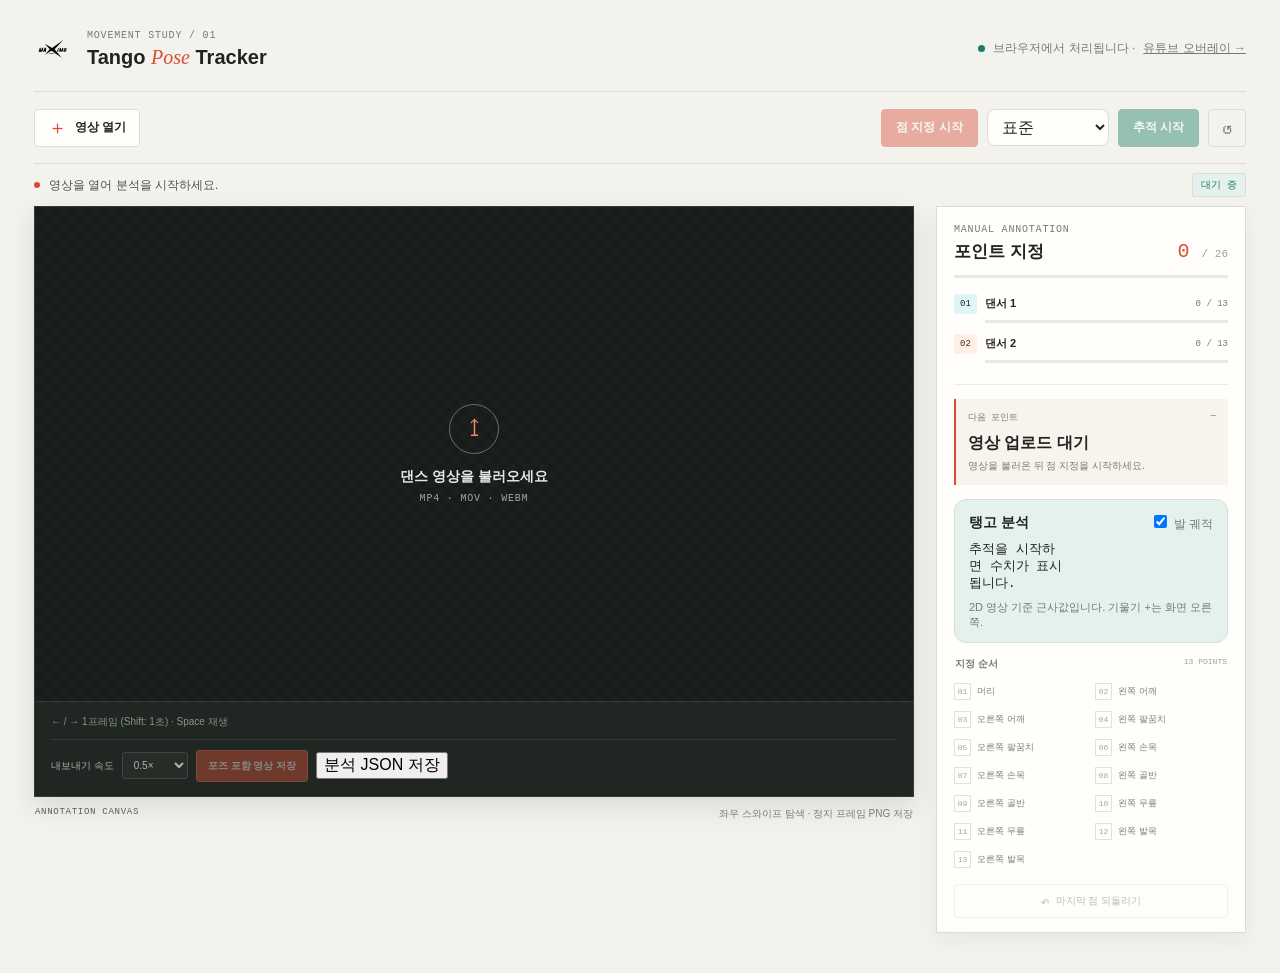
<file: index.html>
<!DOCTYPE html>
<html lang="ko">
  <head>
    <meta charset="UTF-8" />
    <meta name="viewport" content="width=device-width, initial-scale=1.0" />
    <title>TangoPoseTracker</title>
    <link rel="icon" type="image/png" href="maximo_tango_b.png" />
    <link rel="stylesheet" href="styles.css" />
  </head>
  <body>
    <div class="app-shell">
      <header class="topbar">
        <div class="brand-lockup">
          <img class="brand-mark" src="maximo_tango_b.png" alt="TangoPoseTracker 로고" />
          <div>
            <p class="eyebrow">MOVEMENT STUDY / 01</p>
            <h1>Tango <span>Pose</span> Tracker</h1>
          </div>
        </div>
        <div class="topbar-note"><span class="live-dot"></span> 브라우저에서 처리됩니다 · <a href="youtube.html" style="color:inherit">유튜브 오버레이 →</a></div>
      </header>

      <section class="toolbar">
        <label class="upload-box" for="videoUpload">
          <input id="videoUpload" type="file" accept="video/*" />
          <span class="upload-icon" aria-hidden="true">＋</span>
          <span>영상 열기</span>
        </label>
        <span class="toolbar-spacer"></span>
        <button id="annotateBtn" class="action-button" type="button">점 지정 시작</button>
        <select id="modelSelect" class="model-select" aria-label="추적 모델">
          <option value="lite">경량 (빠름)</option>
          <option value="full" selected>표준</option>
          <option value="heavy">정밀 (느림)</option>
        </select>
        <button id="trackBtn" class="track-button" type="button">추적 시작</button>
        <button id="resetBtn" class="reset-button" type="button" aria-label="초기화" title="초기화">↺</button>
      </section>

      <div class="status-row" aria-live="polite">
        <span class="status-indicator" aria-hidden="true"></span>
        <p id="status" class="status">영상을 열어 분석을 시작하세요.</p>
        <span id="workflowLabel" class="workflow-label">대기 중</span>
      </div>

      <main class="workspace">
        <section class="viewer-column" aria-label="영상 작업 영역">
          <div class="viewer-panel">
            <div class="video-wrap is-empty" id="videoWrap">
              <video id="video" playsinline preload="metadata"></video>
              <canvas id="overlayCanvas"></canvas>
              <div class="empty-state" id="emptyState">
                <div class="empty-glyph" aria-hidden="true">↥</div>
                <p class="empty-title">댄스 영상을 불러오세요</p>
                <p class="empty-meta">MP4 · MOV · WEBM</p>
              </div>
              <div class="frame-badge" id="frameBadge">FRAME <span id="frameTime">00:00</span></div>
              <div class="zoom-controls" aria-label="영상 확대 도구">
                <button id="zoomOutBtn" type="button" aria-label="축소" title="축소">−</button>
                <span id="zoomLabel" aria-live="polite">100%</span>
                <button id="zoomInBtn" type="button" aria-label="확대" title="확대">+</button>
                <button id="fitViewBtn" type="button" aria-label="화면에 맞추기" title="화면에 맞추기">맞춤</button>
                <button id="captureBtn" type="button" aria-label="정지 프레임 PNG 다운로드" title="정지 프레임 PNG 다운로드">PNG ↓</button>
              </div>

              <div class="player-bar" id="playerBar">
                <input id="scrubSlider" type="range" min="0" max="1000" value="0" aria-label="영상 위치" />
                <div class="player-row">
                  <button id="playPauseBtn" class="pb-btn pb-play" type="button" aria-label="재생">▶</button>
                  <button id="rewindBtn" class="pb-btn" type="button" aria-label="5초 뒤로">−5</button>
                  <button id="framePrevBtn" class="pb-btn" type="button" aria-label="1프레임 뒤로">◁</button>
                  <button id="frameNextBtn" class="pb-btn" type="button" aria-label="1프레임 앞으로">▷</button>
                  <button id="forwardBtn" class="pb-btn" type="button" aria-label="5초 앞으로">+5</button>
                  <span id="timeLabel" class="time-label">00:00 / 00:00</span>
                  <span class="toolbar-spacer"></span>
                  <select id="speedSelect">
                    <option value="0.5">0.5×</option>
                    <option value="0.75">0.75×</option>
                    <option value="1" selected>1×</option>
                    <option value="1.25">1.25×</option>
                    <option value="1.5">1.5×</option>
                    <option value="2">2×</option>
                  </select>
                </div>
              </div>
            </div>

            <div class="video-controls">
              <div class="control-footer">
                <span class="timeline-hint">← / → 1프레임 (Shift: 1초) · Space 재생</span>
              </div>
              <div class="export-row">
                <label for="exportSpeedSelect">내보내기 속도</label>
                <select id="exportSpeedSelect">
                  <option value="0.25">0.25×</option>
                  <option value="0.5" selected>0.5×</option>
                </select>
                <button id="exportVideoBtn" type="button" disabled>포즈 포함 영상 저장</button>
                <button id="analysisBtn" type="button">분석 JSON 저장</button>
                <span id="exportStatus" aria-live="polite"></span>
              </div>
            </div>
          </div>

          <div class="viewer-caption">
            <span>ANNOTATION CANVAS</span>
            <span>좌우 스와이프 탐색 · 정지 프레임 PNG 저장</span>
          </div>
        </section>

        <aside class="guide-panel" aria-label="포인트 지정 진행 상황">
          <div class="guide-heading">
            <div>
              <p class="eyebrow">MANUAL ANNOTATION</p>
              <h2>포인트 지정</h2>
            </div>
            <span class="total-count" id="annotationProgress">0 <i>/ 26</i></span>
          </div>
          <div class="overall-progress" aria-hidden="true"><span id="annotationProgressBar"></span></div>

          <div class="person-progress">
            <div class="person-row">
              <span class="person-key person-one">01</span>
              <span class="person-name">댄서 1</span>
              <span class="person-count" id="personOneCount">0 / 13</span>
            </div>
            <div class="person-meter"><span id="personOneBar"></span></div>
            <div class="person-row second-person">
              <span class="person-key person-two">02</span>
              <span class="person-name">댄서 2</span>
              <span class="person-count" id="personTwoCount">0 / 13</span>
            </div>
            <div class="person-meter"><span id="personTwoBar"></span></div>
          </div>

          <div class="current-point">
            <div class="current-point-top"><span id="currentPersonLabel">다음 포인트</span><span id="currentPointIndex">—</span></div>
            <h3 id="currentPointName">영상 업로드 대기</h3>
            <p id="currentPointHint">영상을 불러온 뒤 점 지정을 시작하세요.</p>
          </div>

          <div class="analysis-card">
            <div class="analysis-head"><h3>탱고 분석</h3><label class="trail-toggle"><input id="trailToggle" type="checkbox" checked /> 발 궤적</label></div>
            <div id="metricsBox" class="metric-grid"><span>추적을 시작하면 수치가 표시됩니다.</span></div>
            <p class="analysis-note">2D 영상 기준 근사값입니다. 기울기 +는 화면 오른쪽.</p>
          </div>

          <div class="point-list-heading"><span>지정 순서</span><span>13 POINTS</span></div>
          <ol class="point-list" id="pointChecklist"></ol>

          <button id="undoPointBtn" class="undo-button" type="button" disabled><span aria-hidden="true">↶</span> 마지막 점 되돌리기</button>
        </aside>
      </main>
    </div>

    <script type="module" src="script.js"></script>
  </body>
</html>
</file>
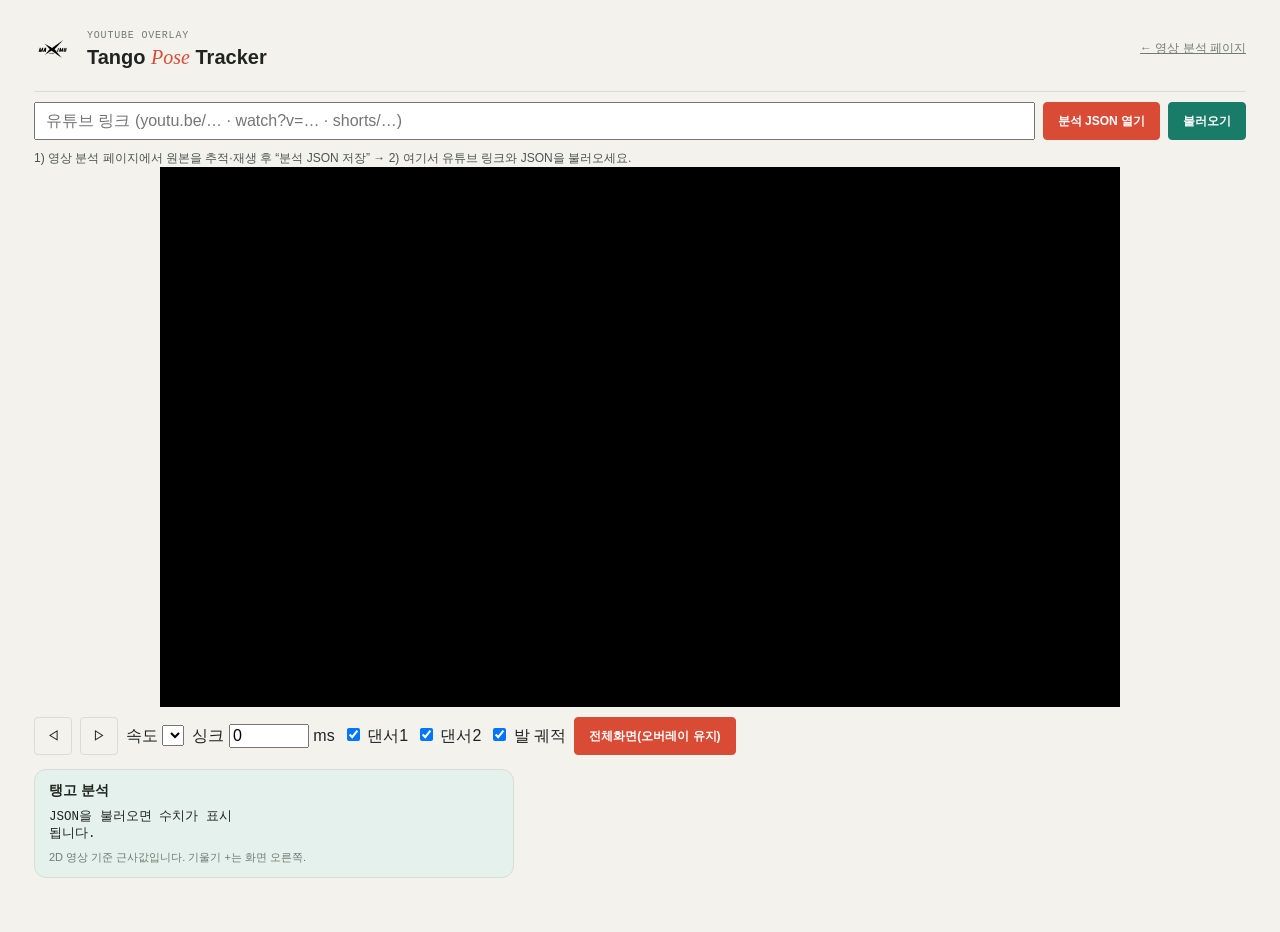
<file: youtube.html>
<!DOCTYPE html>
<html lang="ko">
  <head>
    <meta charset="UTF-8" />
    <meta name="viewport" content="width=device-width, initial-scale=1.0" />
    <title>TangoPoseTracker · 유튜브 오버레이</title>
    <link rel="icon" type="image/png" href="maximo_tango_b.png" />
    <link rel="stylesheet" href="styles.css" />
    <style>
      .yt-row { display:flex; flex-wrap:wrap; gap:8px; align-items:center; margin:10px 0; }
      .yt-row input[type=text] { flex:1; min-width:220px; padding:8px 10px; }
      #ytWrap { position:relative; margin:0 auto; background:#000; max-width:100%; }
      #ytWrap iframe, #ytWrap #ytPlayer { position:absolute; inset:0; width:100%; height:100%; border:0; }
      #ytOverlay { position:absolute; inset:0; width:100%; height:100%; pointer-events:none; }
    </style>
  </head>
  <body>
    <div class="app-shell">
      <header class="topbar">
        <div class="brand-lockup">
          <img class="brand-mark" src="maximo_tango_b.png" alt="로고" />
          <div><p class="eyebrow">YOUTUBE OVERLAY</p><h1>Tango <span>Pose</span> Tracker</h1></div>
        </div>
        <div class="topbar-note"><a href="index.html" style="color:inherit">← 영상 분석 페이지</a></div>
      </header>

      <div class="yt-row">
        <input id="urlInput" type="text" placeholder="유튜브 링크 (youtu.be/… · watch?v=… · shorts/…)" />
        <label class="action-button" style="cursor:pointer">분석 JSON 열기<input id="jsonInput" type="file" accept=".json,application/json" hidden /></label>
        <button id="loadBtn" class="track-button" type="button">불러오기</button>
      </div>
      <p id="status" class="status">1) 영상 분석 페이지에서 원본을 추적·재생 후 “분석 JSON 저장” → 2) 여기서 유튜브 링크와 JSON을 불러오세요.</p>

      <div id="ytWrap" style="width:960px;aspect-ratio:16/9">
        <div id="ytPlayer"></div>
        <canvas id="ytOverlay"></canvas>
      </div>

      <div class="yt-row">
        <button id="prevBtn" class="icon-button" type="button" title="1프레임 뒤로">◁</button>
        <button id="nextBtn" class="icon-button" type="button" title="1프레임 앞으로">▷</button>
        <label>속도 <select id="rateSelect"></select></label>
        <label>싱크 <input id="offsetInput" type="number" step="50" value="0" style="width:80px" /> ms</label>
        <label><input id="showP0" type="checkbox" checked /> 댄서1</label>
        <label><input id="showP1" type="checkbox" checked /> 댄서2</label>
        <label><input id="trailToggle" type="checkbox" checked /> 발 궤적</label>
        <button id="fsBtn" class="action-button" type="button">전체화면(오버레이 유지)</button>
      </div>
      <div class="analysis-card" style="max-width:480px"><div class="analysis-head"><h3>탱고 분석</h3></div><div id="metricsBox" class="metric-grid"><span>JSON을 불러오면 수치가 표시됩니다.</span></div><p class="analysis-note">2D 영상 기준 근사값입니다. 기울기 +는 화면 오른쪽.</p></div>
    </div>
    <script type="module" src="youtube.js"></script>
  </body>
</html>
</file>
<file: styles.css>
:root {
  color-scheme: light;
  --paper: #f3f2ed;
  --panel: #fffefa;
  --ink: #202421;
  --muted: #737b75;
  --line: #d9ddd6;
  --coral: #d94b35;
  --coral-dark: #b53a28;
  --mint: #187c68;
  --mint-pale: #e4f1ec;
  --person-one: #12b7d1;
  --person-two: #f18b4b;
  --canvas: #171b19;
  --mono: "DM Mono", "SFMono-Regular", Consolas, monospace;
  --sans: "DM Sans", "Pretendard", "Apple SD Gothic Neo", sans-serif;
}

* {
  box-sizing: border-box;
}

html,
body {
  min-height: 100%;
  margin: 0;
}

body {
  padding: 26px 34px 40px;
  color: var(--ink);
  font-family: var(--sans);
  background-color: var(--paper);
  background-image: radial-gradient(#cfd3cc 0.7px, transparent 0.7px);
  background-size: 18px 18px;
}

button,
input,
select {
  font: inherit;
}

button:focus-visible,
input:focus-visible,
select:focus-visible,
.upload-box:focus-within {
  outline: 3px solid rgba(24, 124, 104, 0.35);
  outline-offset: 2px;
}

.app-shell {
  width: min(1480px, 100%);
  margin: 0 auto;
}

.topbar {
  display: flex;
  min-height: 66px;
  align-items: center;
  justify-content: space-between;
  padding-bottom: 20px;
  border-bottom: 1px solid var(--line);
}

.brand-lockup {
  display: flex;
  align-items: center;
  gap: 13px;
}

.brand-mark {
  width: 40px;
  height: 40px;
  object-fit: contain;
}

.eyebrow {
  margin: 0 0 4px;
  color: var(--muted);
  font: 10px/1.2 var(--mono);
  letter-spacing: 0.08em;
}

h1 {
  margin: 0;
  font-size: 20px;
  font-weight: 700;
  line-height: 1.1;
}

h1 span {
  color: var(--coral);
  font-family: Georgia, serif;
  font-style: italic;
  font-weight: 400;
}

.topbar-note {
  display: flex;
  align-items: center;
  gap: 8px;
  color: var(--muted);
  font-size: 12px;
}

.live-dot,
.status-indicator {
  width: 7px;
  height: 7px;
  flex: 0 0 auto;
  border-radius: 50%;
  background: var(--mint);
}

.toolbar {
  display: flex;
  min-height: 72px;
  align-items: center;
  gap: 9px;
  border-bottom: 1px solid var(--line);
}

.upload-box,
.icon-button,
.action-button,
.track-button,
.reset-button,
.undo-button {
  display: inline-flex;
  min-height: 38px;
  align-items: center;
  justify-content: center;
  border: 1px solid var(--line);
  border-radius: 4px;
  cursor: pointer;
  transition: background-color 150ms ease, border-color 150ms ease, color 150ms ease;
}

.upload-box {
  position: relative;
  gap: 8px;
  padding: 0 13px;
  color: var(--ink);
  background: var(--panel);
  font-size: 12px;
  font-weight: 650;
}

.upload-box:hover,
.icon-button:hover,
.reset-button:hover {
  border-color: #9ba69e;
  background: #fff;
}

.upload-box input {
  position: absolute;
  width: 1px;
  height: 1px;
  overflow: hidden;
  clip: rect(0, 0, 0, 0);
  white-space: nowrap;
}

.upload-icon {
  color: var(--coral);
  font-size: 19px;
  font-weight: 400;
  line-height: 1;
}

.toolbar-divider {
  width: 1px;
  height: 27px;
  margin: 0 5px;
  background: var(--line);
}

.icon-button {
  width: 38px;
  min-width: 38px;
  padding: 0;
  color: var(--ink);
  background: transparent;
  font-size: 12px;
  font-weight: 650;
}

#playPauseBtn {
  font-size: 13px;
}

.toolbar-spacer {
  flex: 1;
}

.action-button,
.track-button {
  padding: 0 14px;
  border-color: var(--coral);
  color: white;
  background: var(--coral);
  font-size: 12px;
  font-weight: 700;
}

.action-button:hover {
  border-color: var(--coral-dark);
  background: var(--coral-dark);
}

.track-button {
  border-color: var(--mint);
  color: white;
  background: var(--mint);
}

.track-button:hover {
  border-color: #116452;
  background: #116452;
}

.reset-button {
  width: 38px;
  padding: 0;
  color: var(--muted);
  background: transparent;
  font-size: 21px;
}

button:disabled {
  cursor: not-allowed;
  opacity: 0.42;
}

.status-row {
  display: flex;
  min-height: 42px;
  align-items: center;
  gap: 9px;
}

.status-indicator {
  width: 6px;
  height: 6px;
  background: var(--coral);
}

.status {
  flex: 1;
  margin: 0;
  color: #4b554e;
  font-size: 12px;
}

.workflow-label {
  padding: 4px 8px;
  border: 1px solid #d8dfd9;
  border-radius: 2px;
  color: var(--mint);
  background: var(--mint-pale);
  font: 10px var(--mono);
}

.workspace {
  display: grid;
  grid-template-columns: minmax(0, 1fr) 310px;
  align-items: start;
  gap: 22px;
}

.viewer-panel {
  overflow: hidden;
  border: 1px solid #343b36;
  background: var(--canvas);
  box-shadow: 0 10px 25px rgba(35, 40, 35, 0.12);
}

.video-wrap {
  position: relative;
  display: grid;
  min-height: 260px;
  aspect-ratio: 16 / 9;
  place-items: center;
  overflow: hidden;
  background-color: var(--canvas);
  background-image: linear-gradient(45deg, #1b201d 25%, transparent 25%), linear-gradient(-45deg, #1b201d 25%, transparent 25%), linear-gradient(45deg, transparent 75%, #1b201d 75%), linear-gradient(-45deg, transparent 75%, #1b201d 75%);
  background-position: 0 0, 0 8px, 8px -8px, -8px 0;
  background-size: 16px 16px;
}

.video-wrap:not(.is-empty) {
  min-height: 0;
  margin-inline: auto;
  aspect-ratio: auto;
}

#video {
  display: block;
  width: 100%;
  height: 100%;
  max-height: none;
  object-fit: fill;
  background: #101311;
}

#overlayCanvas {
  position: absolute;
  inset: 0;
  display: block;
  width: 100%;
  height: 100%;
  pointer-events: auto;
  touch-action: none;
  cursor: grab;
}

.video-wrap.is-annotating #overlayCanvas {
  cursor: crosshair;
}

.video-wrap.is-zoomed:not(.is-annotating) #overlayCanvas {
  cursor: grab;
}

.video-wrap.is-panning #overlayCanvas {
  cursor: grabbing;
}

.zoom-controls {
  position: absolute;
  z-index: 3;
  right: 12px;
  bottom: 12px;
  display: flex;
  align-items: center;
  gap: 4px;
  padding: 4px;
  border: 1px solid rgba(255, 255, 255, 0.18);
  border-radius: 5px;
  background: rgba(20, 25, 22, 0.88);
  color: #f0f3f0;
  backdrop-filter: blur(8px);
}

.video-wrap.is-empty .zoom-controls {
  display: none;
}

.zoom-controls button {
  display: grid;
  width: 38px;
  height: 38px;
  place-items: center;
  border: 0;
  border-radius: 3px;
  color: inherit;
  background: transparent;
  font-size: 21px;
  cursor: pointer;
  touch-action: manipulation;
}

.zoom-controls button:hover:not(:disabled) {
  background: rgba(255, 255, 255, 0.14);
}

.zoom-controls button:disabled {
  opacity: 0.35;
}

.zoom-controls #fitViewBtn {
  width: auto;
  padding: 0 9px;
  border-left: 1px solid rgba(255, 255, 255, 0.18);
  font-size: 11px;
}

.zoom-controls #captureBtn {
  width: auto;
  padding: 0 9px;
  border-left: 1px solid rgba(255, 255, 255, 0.18);
  font-size: 10px;
  white-space: nowrap;
}

.zoom-controls #zoomLabel {
  min-width: 43px;
  color: #d8ded9;
  font: 10px var(--mono);
  text-align: center;
  font-variant-numeric: tabular-nums;
}

.video-wrap.is-empty #video,
.video-wrap.is-empty #overlayCanvas {
  display: none;
}

.empty-state {
  display: none;
  color: #e5e9e5;
  text-align: center;
}

.video-wrap.is-empty .empty-state {
  display: block;
}

.empty-glyph {
  display: grid;
  width: 50px;
  height: 50px;
  margin: 0 auto 14px;
  place-items: center;
  border: 1px solid #67716a;
  border-radius: 50%;
  color: #f28b72;
  font-size: 23px;
}

.empty-title {
  margin: 0 0 7px;
  font-size: 14px;
  font-weight: 650;
}

.empty-meta {
  margin: 0;
  color: #9ea9a0;
  font: 10px var(--mono);
  letter-spacing: 0.08em;
}

.video-wrap.is-dragover {
  outline: 2px solid var(--coral);
  outline-offset: -3px;
}

.frame-badge {
  position: absolute;
  top: 12px;
  left: 12px;
  display: none;
  padding: 6px 8px;
  color: white;
  background: rgba(17, 22, 19, 0.76);
  font: 9px var(--mono);
  letter-spacing: 0.06em;
  pointer-events: none;
}

.video-wrap:not(.is-empty) .frame-badge {
  display: block;
}

.frame-badge span {
  margin-left: 5px;
  color: #f28b72;
}

.video-controls {
  display: flex;
  flex-direction: column;
  gap: 10px;
  padding: 13px 16px 14px;
  border-top: 1px solid #343b36;
  color: #e8ece8;
  background: #202622;
}

.timeline-row {
  display: flex;
  align-items: center;
  gap: 14px;
}

.time-label {
  min-width: 88px;
  color: #c1c9c2;
  font: 10px var(--mono);
  font-variant-numeric: tabular-nums;
}

#scrubSlider {
  width: 100%;
  height: 4px;
  margin: 0;
  accent-color: #ed765d;
  cursor: pointer;
}

.control-footer {
  display: flex;
  align-items: center;
  justify-content: space-between;
}

.timeline-hint {
  color: #89948b;
  font-size: 10px;
}

.speed-row {
  display: flex;
  align-items: center;
  gap: 8px;
}

.speed-row label {
  color: #aab4ac;
  font-size: 10px;
}

#speedSelect {
  min-width: 64px;
  padding: 5px 7px;
  border: 1px solid #4a554d;
  border-radius: 3px;
  color: #edf0ed;
  background: #29312c;
  font-size: 10px;
}

.export-row {
  display: flex;
  align-items: center;
  gap: 8px;
  padding-top: 10px;
  border-top: 1px solid #343b36;
}

.export-row label {
  color: #aab4ac;
  font-size: 10px;
  white-space: nowrap;
}

#exportSpeedSelect {
  min-width: 66px;
  padding: 6px 7px;
  border: 1px solid #4a554d;
  border-radius: 3px;
  color: #edf0ed;
  background: #29312c;
  font-size: 10px;
}

#exportVideoBtn {
  min-height: 32px;
  padding: 0 11px;
  border: 1px solid #ef765d;
  border-radius: 3px;
  color: #fff;
  background: #cf503a;
  font-size: 10px;
  font-weight: 700;
  cursor: pointer;
}

#exportVideoBtn:hover:not(:disabled) {
  background: #b53a28;
}

#exportVideoBtn:disabled {
  cursor: not-allowed;
  opacity: 0.45;
}

#exportStatus {
  margin-left: auto;
  color: #bec8c0;
  font: 9px var(--mono);
  white-space: nowrap;
}

.viewer-caption {
  display: flex;
  justify-content: space-between;
  padding: 10px 1px;
  color: var(--muted);
  font-size: 10px;
}

.viewer-caption span:first-child {
  color: #525e56;
  font: 9px var(--mono);
  letter-spacing: 0.08em;
}

.guide-panel {
  padding: 17px 17px 14px;
  border: 1px solid var(--line);
  background: var(--panel);
  box-shadow: 0 8px 20px rgba(35, 40, 35, 0.05);
}

.guide-heading {
  display: flex;
  align-items: end;
  justify-content: space-between;
}

.guide-heading h2 {
  margin: 0;
  font-size: 17px;
  font-weight: 700;
}

.total-count {
  color: var(--coral);
  font: 20px var(--mono);
  font-variant-numeric: tabular-nums;
}

.total-count i {
  color: #99a099;
  font-size: 11px;
  font-style: normal;
}

.overall-progress,
.person-meter {
  height: 3px;
  overflow: hidden;
  background: #e7e9e4;
}

.overall-progress {
  margin-top: 12px;
}

.overall-progress span,
.person-meter span {
  display: block;
  width: 0;
  height: 100%;
  background: var(--coral);
  transition: width 180ms ease;
}

.person-progress {
  padding: 14px 0 12px;
  border-bottom: 1px solid #e9ebe6;
}

.person-row {
  display: flex;
  align-items: center;
  gap: 8px;
  min-height: 23px;
}

.person-key {
  display: grid;
  width: 23px;
  height: 20px;
  place-items: center;
  color: #102d32;
  background: #dff5f7;
  font: 9px var(--mono);
}

.person-two {
  color: #4a2d1d;
  background: #fff0e5;
}

.person-name {
  flex: 1;
  font-size: 11px;
  font-weight: 650;
}

.person-count {
  color: var(--muted);
  font: 9px var(--mono);
}

.person-meter {
  margin: 5px 0 9px 31px;
}

.person-meter span {
  background: var(--person-one);
}

.second-person + .person-meter span {
  background: var(--person-two);
}

.current-point {
  margin: 14px 0 12px;
  padding: 12px;
  border-left: 2px solid var(--coral);
  background: #f8f4ed;
}

.current-point-top {
  display: flex;
  justify-content: space-between;
  color: var(--muted);
  font: 9px var(--mono);
}

.current-point h3 {
  margin: 9px 0 4px;
  font-size: 16px;
}

.current-point p {
  margin: 0;
  color: #737b75;
  font-size: 10px;
  line-height: 1.5;
}

.point-list-heading {
  display: flex;
  justify-content: space-between;
  padding: 0 1px 7px;
  color: #737b75;
  font-size: 10px;
  font-weight: 700;
}

.point-list-heading span:last-child {
  color: #9aa29b;
  font: 8px var(--mono);
}

.point-list {
  display: grid;
  grid-template-columns: 1fr 1fr;
  gap: 1px 8px;
  max-height: 244px;
  margin: 0;
  padding: 0;
  overflow-y: auto;
  list-style: none;
}

.point-item {
  display: flex;
  min-width: 0;
  min-height: 27px;
  align-items: center;
  gap: 6px;
  color: #778078;
  font-size: 9px;
  white-space: nowrap;
}

.point-item.is-current {
  color: var(--coral-dark);
  font-weight: 700;
}

.point-check {
  display: grid;
  width: 17px;
  height: 17px;
  flex: 0 0 17px;
  place-items: center;
  border: 1px solid #dfe3dc;
  color: #a0a8a1;
  font: 8px var(--mono);
}

.point-item.is-done .point-check {
  border-color: #b5d8cd;
  color: var(--mint);
  background: var(--mint-pale);
}

.undo-button {
  width: 100%;
  min-height: 34px;
  gap: 7px;
  margin-top: 11px;
  color: #565f58;
  background: transparent;
  font-size: 10px;
}

.undo-button:hover:not(:disabled) {
  border-color: #9ba69e;
  background: #f8f8f4;
}

.undo-button span {
  font-size: 15px;
}

@media (max-width: 900px) {
  body {
    padding: 20px;
  }

  .workspace {
    grid-template-columns: minmax(0, 1fr) 280px;
    gap: 14px;
  }

  .guide-panel {
    padding: 14px;
  }
}

@media (max-width: 700px) {
  body {
    padding: 12px 14px 24px;
  }

  .topbar {
    min-height: 57px;
    padding-bottom: 13px;
  }

  .topbar-note {
    font-size: 0;
  }

  .toolbar {
    min-height: 62px;
    flex-wrap: wrap;
    gap: 7px;
    padding: 10px 0;
  }

  .upload-box {
    min-height: 36px;
    padding: 0 10px;
    font-size: 11px;
  }

  .toolbar-divider {
    margin: 0 1px;
  }

  .toolbar-spacer {
    display: none;
  }

  .action-button,
  .track-button {
    min-height: 36px;
    flex: 1;
    padding: 0 8px;
    font-size: 10px;
  }

  .reset-button {
    min-height: 36px;
  }

  .status-row {
    min-height: 40px;
  }

  .status {
    font-size: 10px;
    line-height: 1.4;
  }

  .workflow-label {
    font-size: 8px;
    white-space: nowrap;
  }

  .workspace {
    grid-template-columns: 1fr;
    gap: 10px;
  }

  .video-wrap {
    min-height: 210px;
  }

  .viewer-caption {
    font-size: 9px;
  }

  .guide-panel {
    padding: 15px;
  }

  .point-list {
    grid-template-columns: 1fr 1fr;
    max-height: none;
  }
}

@media (max-width: 420px) {
  .brand-mark {
    width: 34px;
    height: 34px;
  }

  h1 {
    font-size: 18px;
  }

  .icon-button {
    width: 34px;
    min-width: 34px;
  }

  .upload-box {
    gap: 4px;
  }

  .toolbar-divider {
    display: none;
  }

  .control-footer {
    align-items: flex-start;
    gap: 8px;
  }

  .export-row {
    flex-wrap: wrap;
    gap: 6px;
  }

  #exportVideoBtn {
    flex: 1;
    padding-inline: 7px;
    font-size: 9px;
  }

  #exportStatus {
    width: 100%;
    min-height: 10px;
    margin-left: 0;
    text-align: right;
  }

  .timeline-hint {
    max-width: 155px;
    line-height: 1.5;
  }

  .zoom-controls {
    right: 7px;
    bottom: 7px;
    gap: 1px;
    padding: 3px;
  }

  .zoom-controls button {
    width: 32px;
    height: 34px;
  }

  .zoom-controls #zoomLabel {
    min-width: 36px;
  }

  .zoom-controls #fitViewBtn,
  .zoom-controls #captureBtn {
    padding-inline: 6px;
    font-size: 9px;
  }
}
/* 분석 카드 · 모델 선택 · 데스크톱 패널 고정 */
.model-select { padding: 8px 10px; border: 1px solid var(--line); border-radius: 8px; background: var(--panel); color: var(--ink); font: inherit; }
.analysis-card { margin: 14px 0; padding: 12px 14px; border: 1px solid var(--line); border-radius: 12px; background: var(--mint-pale); }
.analysis-head { display: flex; justify-content: space-between; align-items: center; margin-bottom: 8px; }
.analysis-head h3 { margin: 0; font-size: 14px; }
.trail-toggle { font-size: 12px; color: var(--muted); cursor: pointer; }
.metric-grid { display: grid; grid-template-columns: 1.5fr 1fr 1fr; gap: 6px 8px; font-family: var(--mono); font-size: 12.5px; align-items: center; }
.metric-grid i { font-style: normal; font-weight: 700; }
.metric-grid b { font-weight: 600; text-align: right; }
.analysis-note { margin: 8px 0 0; font-size: 11px; color: var(--muted); }
@media (min-width: 1100px) { .guide-panel { position: sticky; top: 12px; align-self: start; max-height: calc(100vh - 24px); overflow: auto; } }

/* 뷰어 내부 플레이어 바 */
.player-bar { position: absolute; z-index: 5; left: 0; right: 0; bottom: 0; padding: 30px 12px 8px; color: #fff; background: linear-gradient(transparent, rgba(0, 0, 0, 0.78)); opacity: 0; pointer-events: none; transition: opacity 0.2s; }
.video-wrap.is-empty .player-bar { display: none; }
.video-wrap.bar-on:not(.is-annotating) .player-bar, .video-wrap.bar-peek .player-bar { opacity: 1; pointer-events: auto; }
.player-bar #scrubSlider { display: block; width: 100%; margin-bottom: 6px; }
.player-row { display: flex; align-items: center; gap: 4px; flex-wrap: wrap; }
.pb-btn { min-width: 34px; height: 32px; padding: 0 8px; border: 0; border-radius: 6px; color: #fff; background: transparent; font: 600 13px var(--mono); cursor: pointer; }
.pb-btn:hover:not(:disabled) { background: rgba(255, 255, 255, 0.18); }
.pb-btn:disabled { opacity: 0.4; cursor: default; }
.pb-play { font-size: 16px; }
.player-bar .time-label { margin-left: 8px; color: #e8ece8; font-size: 11px; }
.player-bar #speedSelect { color: #fff; background: rgba(0, 0, 0, 0.45); }
.zoom-controls { top: 12px; bottom: auto; }
</file>
